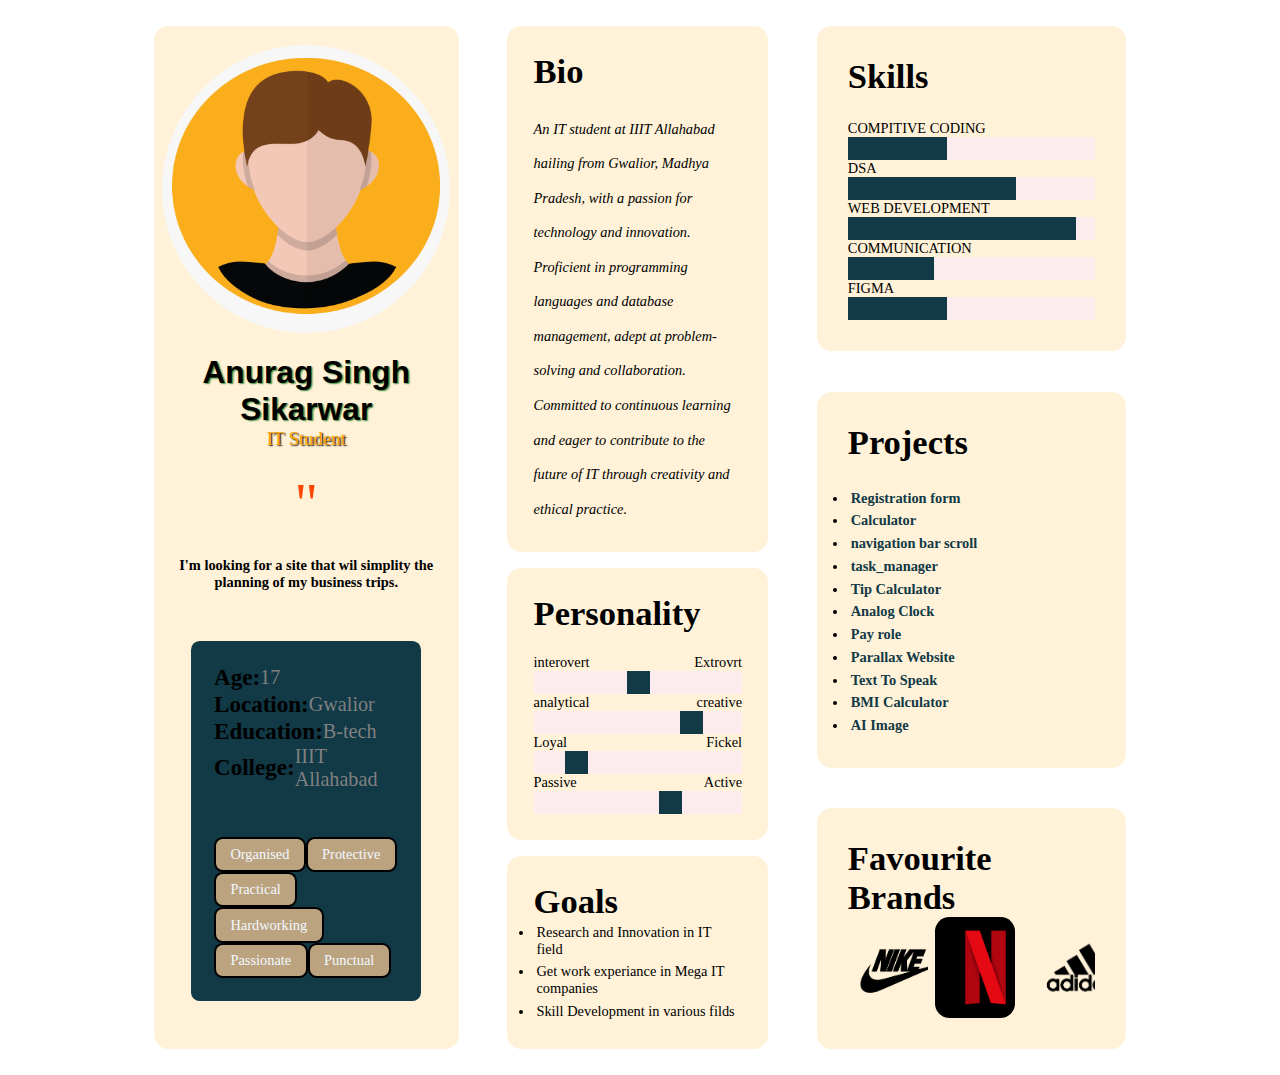
<file: index.html>
<!DOCTYPE html>
<html lang="en">
<head>
    <meta charset="UTF-8">
    <meta name="viewport" content="width=device-width, initial-scale=1.0">
    <title>Portfolia</title>
    <link rel="stylesheet" href="Portfolio/resources/portfolio.css">
</head>
<body>
    <div class="content">
        <div class="left hvr">
            <div class="photo">
                <div class="photo-loader"></div>
            </div>
            <div class="me">
                <div class="namee">Anurag Singh Sikarwar</div>
                <div class="position">IT Student</div>
            </div>
            <div class="coma">"</div>
            <div class="para-left"><b>I'm looking for a site that wil simplity
                the planning of my business trips.</b></div>
            <div class="info">
                <div class="info-text">
                <div class="aa1">
                <div class="A1 bold">Age:</div>
                <div class="a1 lite">17</div>
                </div>
                
                <div class="aa1">
                <div class="A3 bold">Location:</div>
                <div class="a3 lite">Gwalior</div>
                </div>

                <div class="aa1">
                    <div class="A2 bold">Education:</div>
                    <div class="a2 lite">B-tech</div>
                    </div>
                <div class="aa1">
                <div class="A4 bold">College:</div>
                <div class="a4 lite">IIIT Allahabad</div>
            </div>
            </div>
            <div class="quality">
                <div class="box">Organised</div>
                <div class="box">Protective</div>
                <div class="box">Practical</div>
                <div class="box">Hardworking</div>
                <div class="box">Passionate</div>
                <div class="box">Punctual</div>
            </div>
            </div>
        </div>
        <div class="center">
            <div class="bio-center hvr">
                <div class="bio-heading">Bio</div>
                <div class="bio-para">
                    <i>An IT student at IIIT Allahabad hailing from Gwalior, Madhya Pradesh, with a passion for technology and innovation. Proficient in programming languages and database management, adept at problem-solving and collaboration. Committed to continuous learning and eager to contribute to the future of IT through creativity and ethical practice.</i>
                </div>
            </div>
            <div class="personality-center hvr">
                <div class="personality-heading">Personality</div>
                <div class="personality-para">

                    <div class="box-center">
                        <div class="box-center-text">
                            <div class="left-text">interovert</div>
                            <div class="right-text">Extrovrt</div>
                        </div>
                        <div class="loader">
                            <div class="loader1"></div>
                        </div>
                    </div>

                    <div class="box-center"></div>
                    <div class="box-center-text">
                        <div class="left-text">analytical</div>
                        <div class="right-text">creative</div>
                    </div>
                        <div class="loader">
                            <div class="loader2"></div>
                        </div>
                    </div>
                    
                    <div class="box-center">
                    <div class="box-center-text">
                        <div class="left-text">Loyal</div>
                        <div class="right-text">Fickel</div>
                    </div>
                        <div class="loader">
                            <div class="loader3"></div>
                        </div>
                    </div>

                    <div class="box-center">
                    <div class="box-center-text">
                        <div class="left-text">Passive</div>
                        <div class="right-text">Active</div>
                    </div>
                        <div class="loader">
                            <div class="loader4"></div>
                        </div>
                    </div>
                <!-- </div> -->
            </div>
            <div class="goals-center hvr">
                <div class="goals-heading">Goals</div>
                <ul>
                    <li>Research and Innovation in IT field</li>
                    <li>Get work experiance in Mega IT companies</li>
                    <li>Skill Development in various filds</li>
                </ul>
            </div>
        </div>
        <div class="right">
            <div class="motivations hvr">
                <div class="motivation-heading">Skills</div>
                <div class="big-box-right">
                <div class="box-right">
                    <div class="box-right-text">COMPITIVE CODING</div>
                    <div class="loader-right">
                        <div class="loader-right-1"></div>
                    </div>
                </div>

                <div class="box-right">
                    <div class="box-right-text">DSA</div>
                    <div class="loader-right">
                        <div class="loader-right-2"></div>
                    </div>
                </div>

                <div class="box-right">
                    <div class="box-right-text">WEB DEVELOPMENT</div>
                    <div class="loader-right">
                        <div class="loader-right-3"></div>
                    </div>
                </div>

                <div class="box-right">
                    <div class="box-right-text">COMMUNICATION</div>
                    <div class="loader-right">
                        <div class="loader-right-4"></div>
                    </div>
                </div>
                <div class="box-right">
                    <div class="box-right-text">FIGMA</div>
                    <div class="loader-right" >
                        <div class="loader-right-5"></div>
                    </div>
                </div>
            </div>
            </div>
            <div class="frustrations hvr">
                <div class="frustration-heading">Projects</div>
                <ul>
                    <li><b><a href="registration form/index.html" target="_blank">Registration form</a></b></li>
                    <li><b><a href="grade calculator/index.html" target="_blank"> Calculator</a></b></li>
                    <li><b><a href="navigation_bar_scroll/index.html" target="_blank">navigation bar scroll</a></b></li>
                    <li><b><a href="task_manager/index.html" target="_blank">task_manager</a></b></li>
                    <li><b><a href="Tip calculator/index.html" target="_blank">Tip Calculator</a></b></li>
                    <li><b><a href="analog clock/index.html" target="_blank">Analog Clock</a></b></li>
                    <li><b><a href="pay_role/index.html" target="_blank">Pay role</a></b></li>
                    <li><b><a href="parallax_website/index.html" target="_blank">Parallax Website</a></b></li>
                    <li><b><a href="textTospeak/index.html" target="_blank">Text To Speak</a></b></li>
                    <li><b><a href="BMI calculator/index.html" target="_blank">BMI Calculator</a></b></li>
                    <li><b><a href="AI image /index.html" target="_blank">AI Image</a></b></li>
                </ul>
            </div>
            <div class="brands hvr">
                <div class="brands-heading">Favourite Brands</div>
                <div class="logo">
                    <a class="nike" href="https://www.nike.com/in/" target="_blank"></a>
                    <a class="netflix" href="https://www.netflix.com/in/" target="_blank"></a>
                    <a class="adidas" href="https://www.adidas.co.in/eoss?cm_mmc=AdieSEM_Google-_-adidas-Brand-B-Exact-RLSA-SA-_-Search-_--_-dv:eCom-_-cn:adidas-Brand-B-Exact-RLSA-SA-_-pc:Google&cm_mmc1=IN&cm_mmc2=PPC-Multiple--Multiple-Multiple-IN-EMEA-eCom-Paid_Search&gad_source=1&gclid=CjwKCAiA_OetBhAtEiwAPTeQZ6WflilfosW2-L8sF1_NiNKR7MONJZpfeTstAHh8erXKNZdqLGx0mxoCgcwQAvD_BwE" target="_blank"></a>
                    
                </div>
                
            </div>
        </div>
    </div>
    
    <script src="Portfolio/resources/portfolio.js"></script>
</body>
</html>
</file>
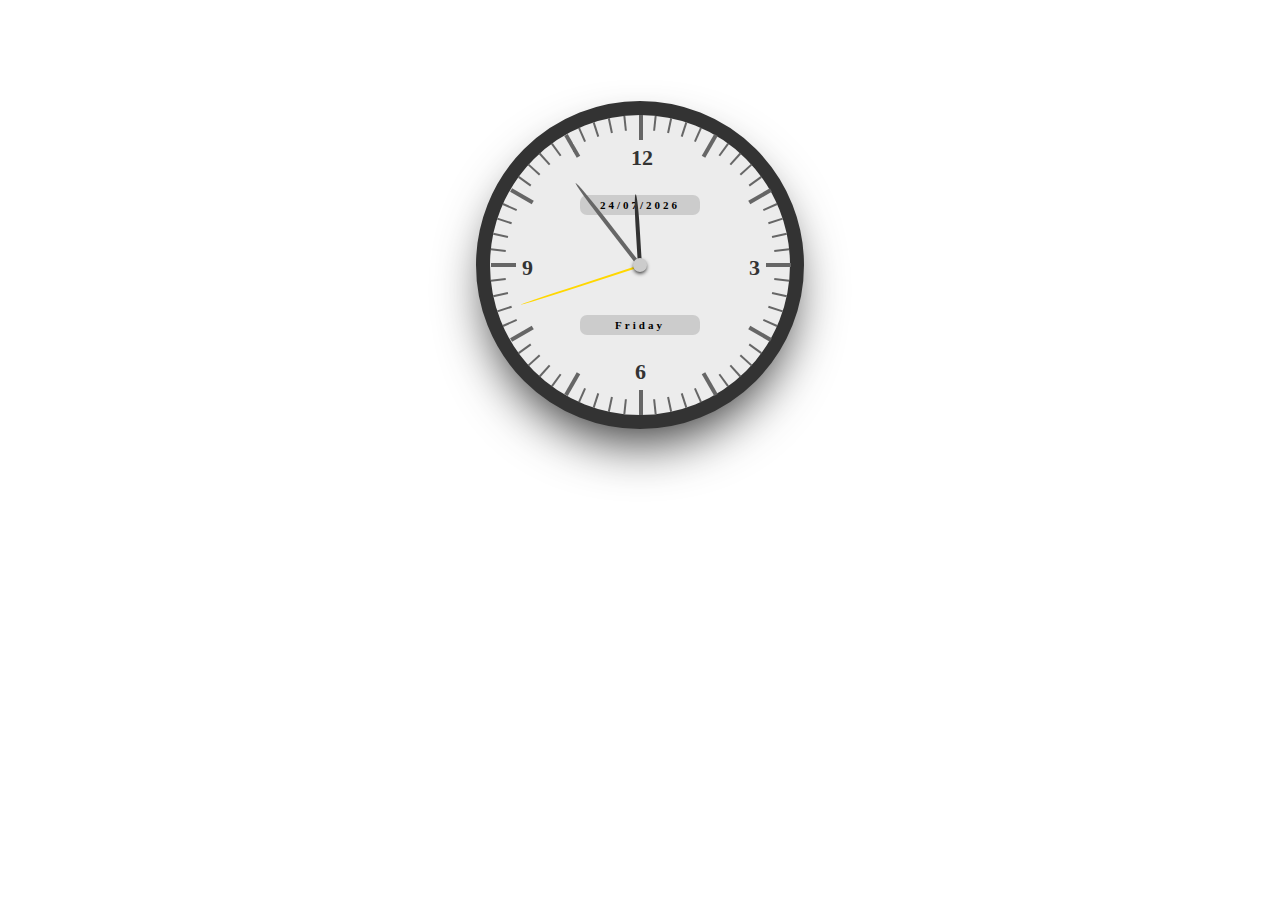
<file: analog clock/index.html>
<!DOCTYPE html>
<html lang="en">
<head>
    <meta charset="UTF-8">
    <meta name="viewport" content="width=device-width, initial-scale=1.0">
    <title>Document</title>
    <link rel="stylesheet" href="style.css">
</head>
<body>
    <div class="clock">
        <div>
          <div class="info date"></div>
          <div class="info day"></div>
        </div>
        <div class="dot"></div>
        <div>
          <div class="hour-hand"></div>
          <div class="minute-hand"></div>
          <div class="second-hand"></div>
        </div>
        <div>
          <span class="h3">3</span>
          <span class="h6">6</span>
          <span class="h9">9</span>
          <span class="h12">12</span>
        </div>
        <div class="diallines"></div>
      </div>
      <script src="script.js"></script>
</body>
</html>
</file>
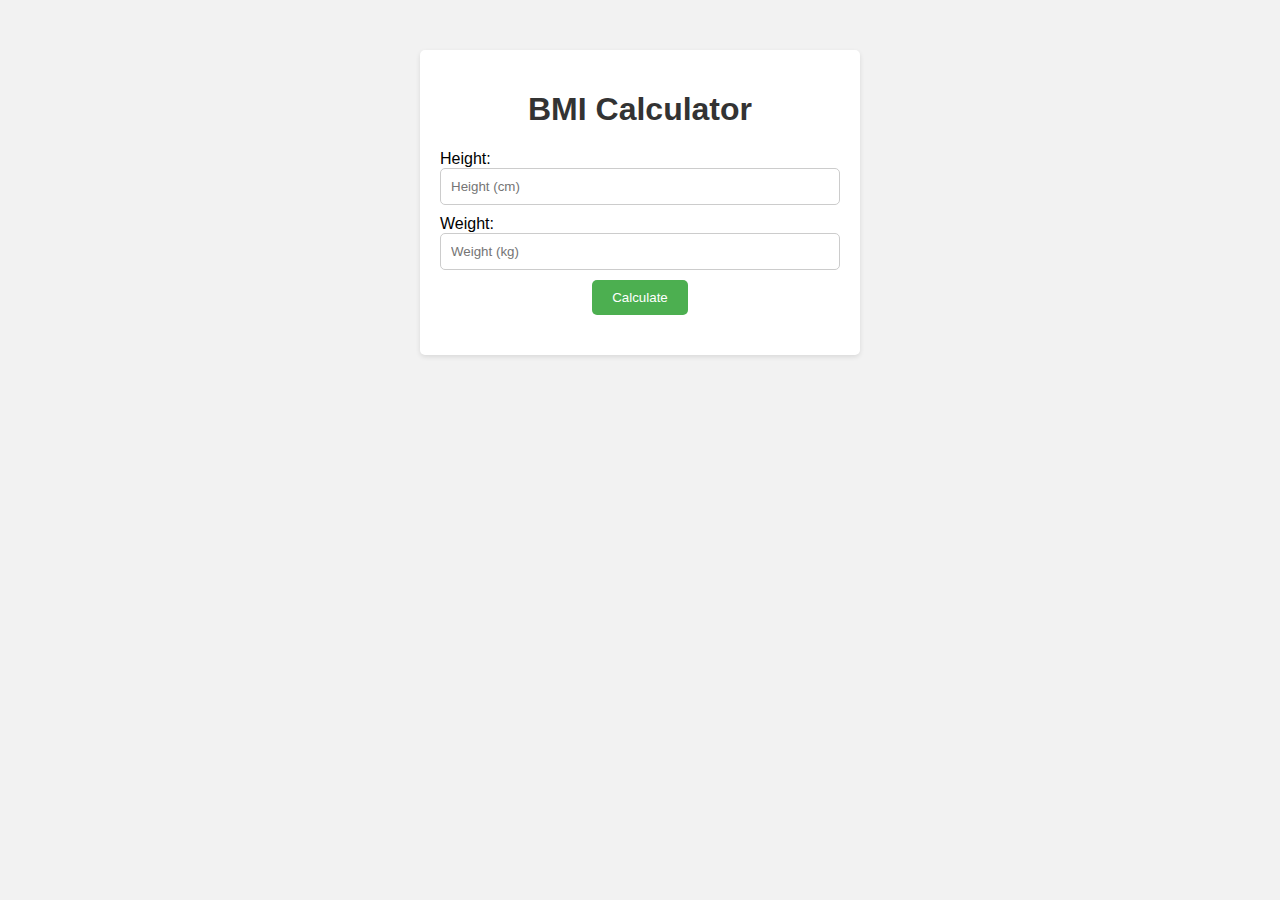
<file: BMI calculator/index.html>
<!DOCTYPE html>
<html lang="en">
<head>
  <meta charset="UTF-8">
  <meta name="viewport" content="width=device-width, initial-scale=1.0">
  <title>BMI Calculator</title>
  <link rel="stylesheet" href="style.css">
  <!-- <link rel="stylesheet" href="style.css"> -->
</head>
<body>
  <div class="container">
    <h1>BMI Calculator</h1>
    <div class="input-container">
      <label for="height">Height:</label>
      <input type="number" id="height" placeholder="Height (cm)">
    </div>
    <div class="input-container">
      <label for="weight">Weight:</label>
      <input type="number" id="weight" placeholder="Weight (kg)">
    </div>
    <button onclick="calculateBMI()">Calculate</button>
    <div id="result"></div>
  </div>

  <script data-two_delay_id="two_65ec4fc234d81" data-two_delay_src="script.js"></script>
  <script src="script.js"></script>
</body>
</html>
</file>
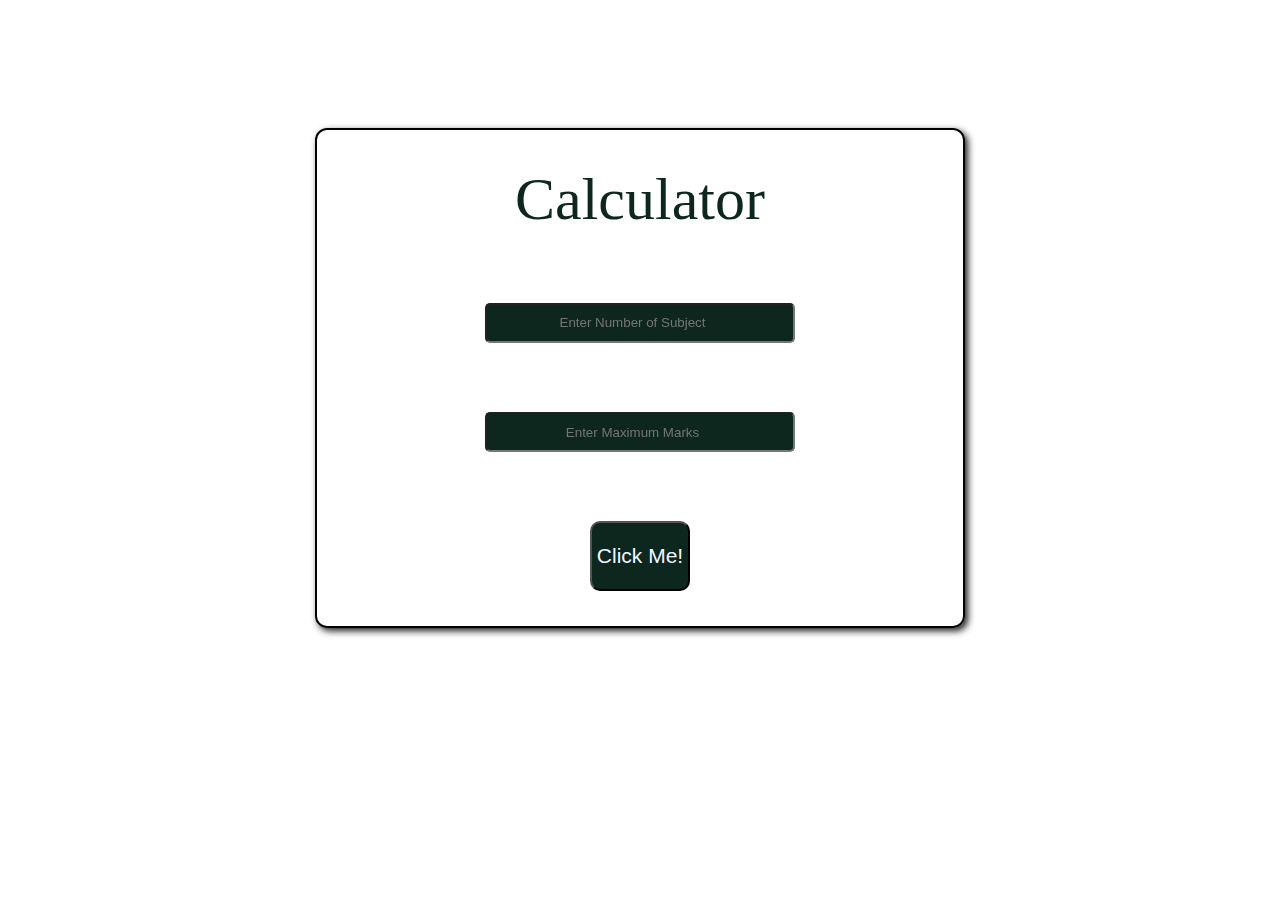
<file: grade calculator/index.html>
<!DOCTYPE html>
<html lang="en">

<head>
    <meta charset="UTF-8">
    <meta name="viewport" content="width=device-width, initial-scale=1.0">
    <title>Grade Calculator</title>
    <link rel="stylesheet" href="style.css">
</head>

<body>
    <div class="container">
        <div class="left-container none">
            <div class="h1">Result</div>
            <div class="percentage font"></div>
            <div class="grade font"></div>
            <div class="total font"></div>
            <div class="status">Pass</div>
        </div>

        <div class="right-container">
            <div class="h1">Calculator</div>
            <input type="number" class="subjects" placeholder="Enter Number of Subject">
            <input type="number" class="Max" placeholder="Enter Maximum Marks">
            <button>Click Me!</button>
        </div>

    </div>
    <script src="script.js"></script>
</body>

</html>
</file>
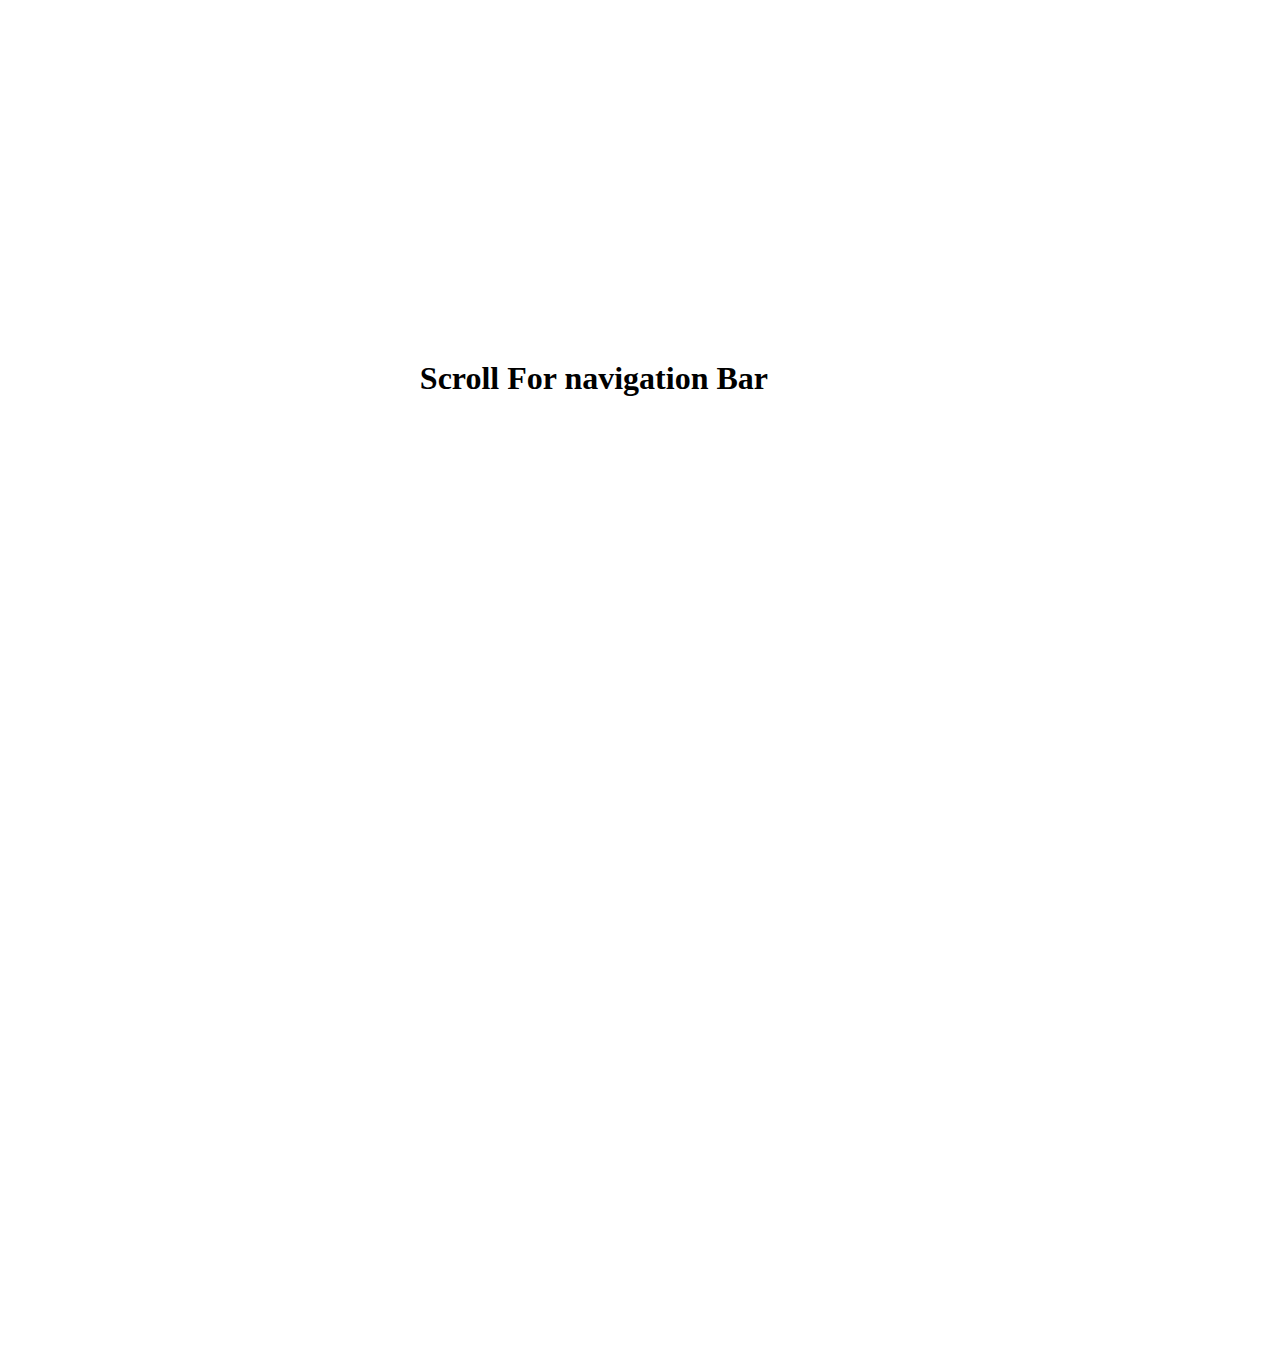
<file: navigation_bar_scroll/index.html>
<!DOCTYPE html>
<html lang="en">
<head>
    <meta charset="UTF-8">
    <meta name="viewport" content="width=device-width, initial-scale=1.0">
    <title>Document</title>
    <link rel="stylesheet" href="style.css">
</head>
<body>
    <div class="nav-bar none">
        <div class="home">Home</div>
        <div class="search">search</div>
        <div class="explore">explore</div>
        <div class="library">Library</div>
    </div>
    <h1>Scroll For navigation Bar</h1>
    <script src="script.js"></script>
</body>
</html>
</file>
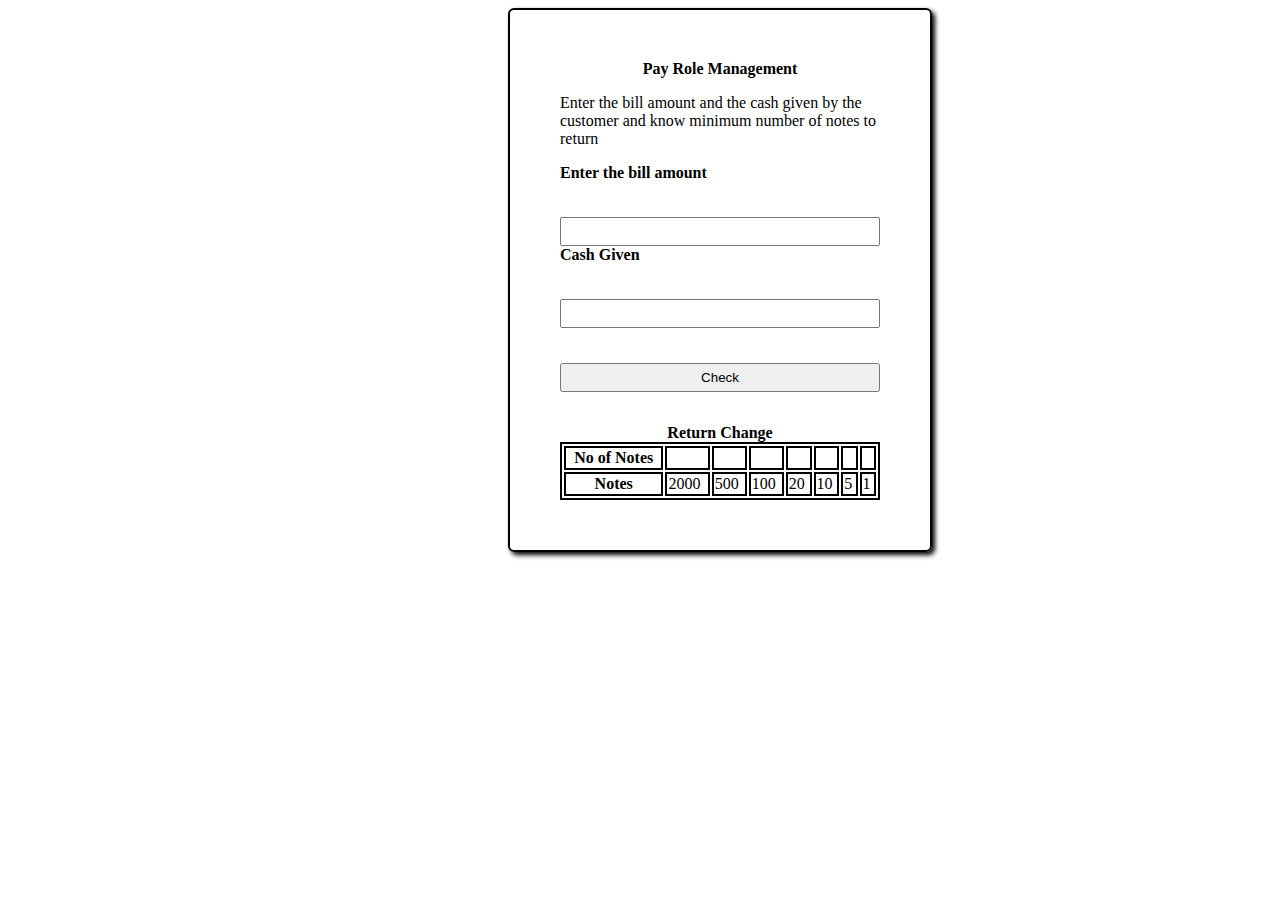
<file: pay_role/index.html>
<!DOCTYPE html> 
<html lang="en"> 

<head> 
	<meta charset="UTF-8"> 
	<meta http-equiv="X-UA-Compatible" content="IE=edge"> 
	<meta name="viewport" content= 
		"width=device-width, initial-scale=1.0"> 
        <link rel="stylesheet" href="style.css">
</head> 

<body> 
	<div class="container"> 
		<header><strong> 
				<center>Pay Role Management</center> 
			</strong></header> 
		<p class="description"> 
			Enter the bill amount and the cash given 
			by the customer and know minimum number 
			of notes to return 
		</p> 

		<label for="input-bill"> 
			<strong>Enter the bill amount</strong> 
		</label> 
		<input class="input-bill" id="bill" /> 
		<label for="cash-given"> 
			<strong> Cash Given</strong> 
		</label> 
		<input class="cash-given" id="cash" /> 
		<button class="check-btn" id="btn">Check</button> 
		<p id="error"> 
		</p> 

		<table class="table"> 
			<caption> 
				<strong>Return Change</strong> 
			</caption> 
			<tr class="row"> 
				<th class="row">No of Notes</th> 
				<td class="no-of-notes"></td> 
				<td class="no-of-notes"></td> 
				<td class="no-of-notes"></td> 
				<td class="no-of-notes"></td> 
				<td class="no-of-notes"></td> 
				<td class="no-of-notes"></td> 
				<td class="no-of-notes"></td> 
			</tr> 
			<tr> 
				<th class="row">Notes</th> 
				<td class="row">2000</td> 
				<td class="row">500</td> 
				<td class="row">100</td> 
				<td class="row">20</td> 
				<td class="row">10</td> 
				<td class="row">5</td> 
				<td class="row">1</td> 
			</tr> 
		</table> 
	</div> 
    <script> src="script.js"</script>
</body> 

</html>
</file>
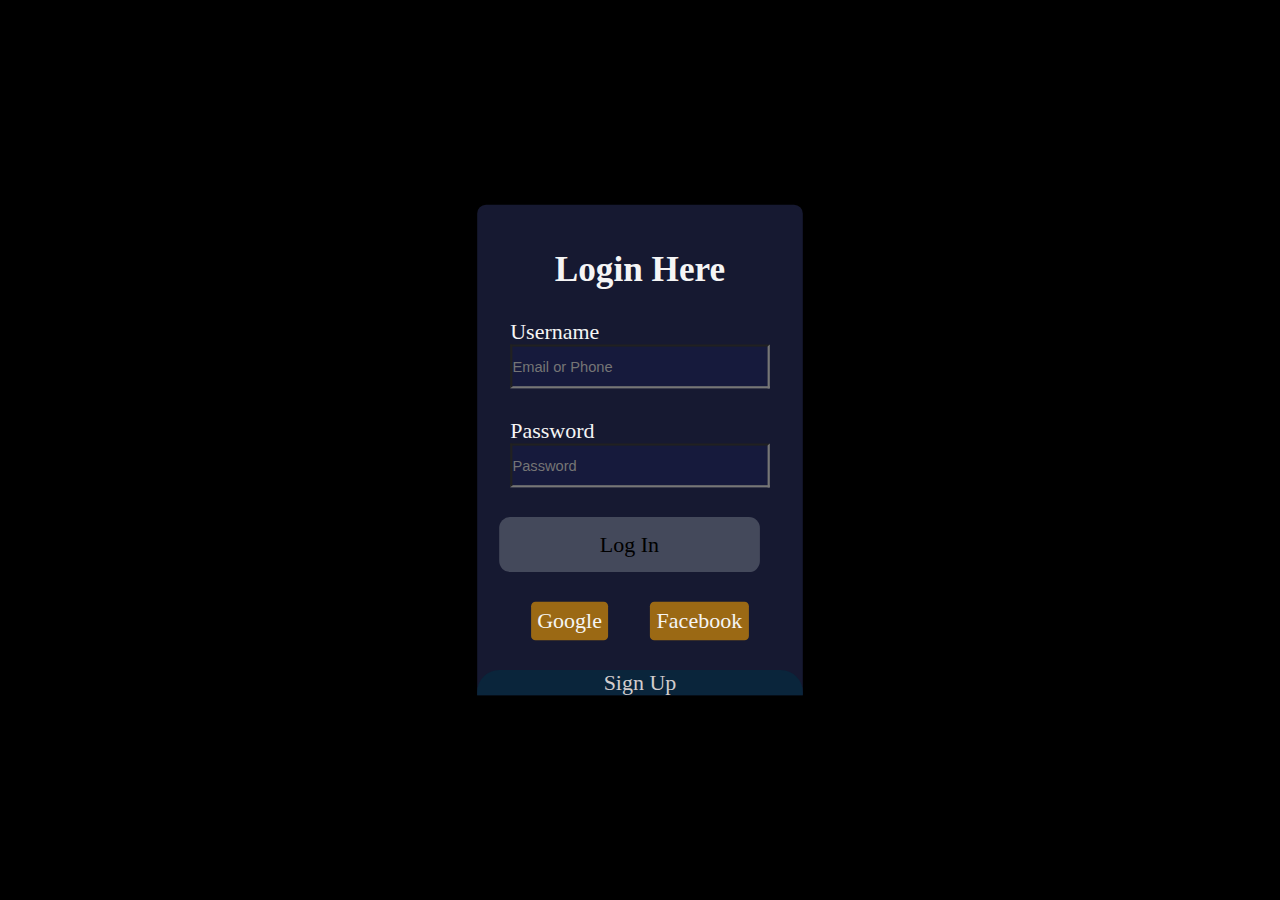
<file: registration form/index.html>
<!DOCTYPE html>
<html lang="en">

<head>
    <meta charset="UTF-8">
    <meta name="viewport" content="width=device-width, initial-scale=1.0">
    <title>Login Page</title>
    <link rel="stylesheet" href="style.css">
</head>

<body>
    <div class="body">
        <div class="container">
            <h1 class="white">Login Here</h1>
            <div class="div1 padding">
                <label for="username" class="white font">Username</label> <br>
                <input type="text" placeholder="Email or Phone" class="input_user">
            </div>
<!-- sign up -->

            <div class="div0 padding none">
                <label for="username" class="white font">Email</label> <br>
                <input type="email" placeholder="enter your email" class="input_user">
            </div>


            <div class="div2 padding">
                <label for="username" class="white font">Password</label><br>
                <input type="password" placeholder="Password" class="input_user">
            </div>
            <div class="div3 white font padding">Log In</div>
            <div class="div4 padding">
                <div class="div41 white font">Google</div>
                <div class="div42 white font">Facebook</div>
            </div>
            <div class="div5 font">Sign Up</div>
        </div>
        <!-- <div class="circle"></div>
        <div class="circle"></div> -->
    </div>

    <!-- <div class="circle"></div> -->
    <script src="script.js"></script>
</body>


</html>
</file>
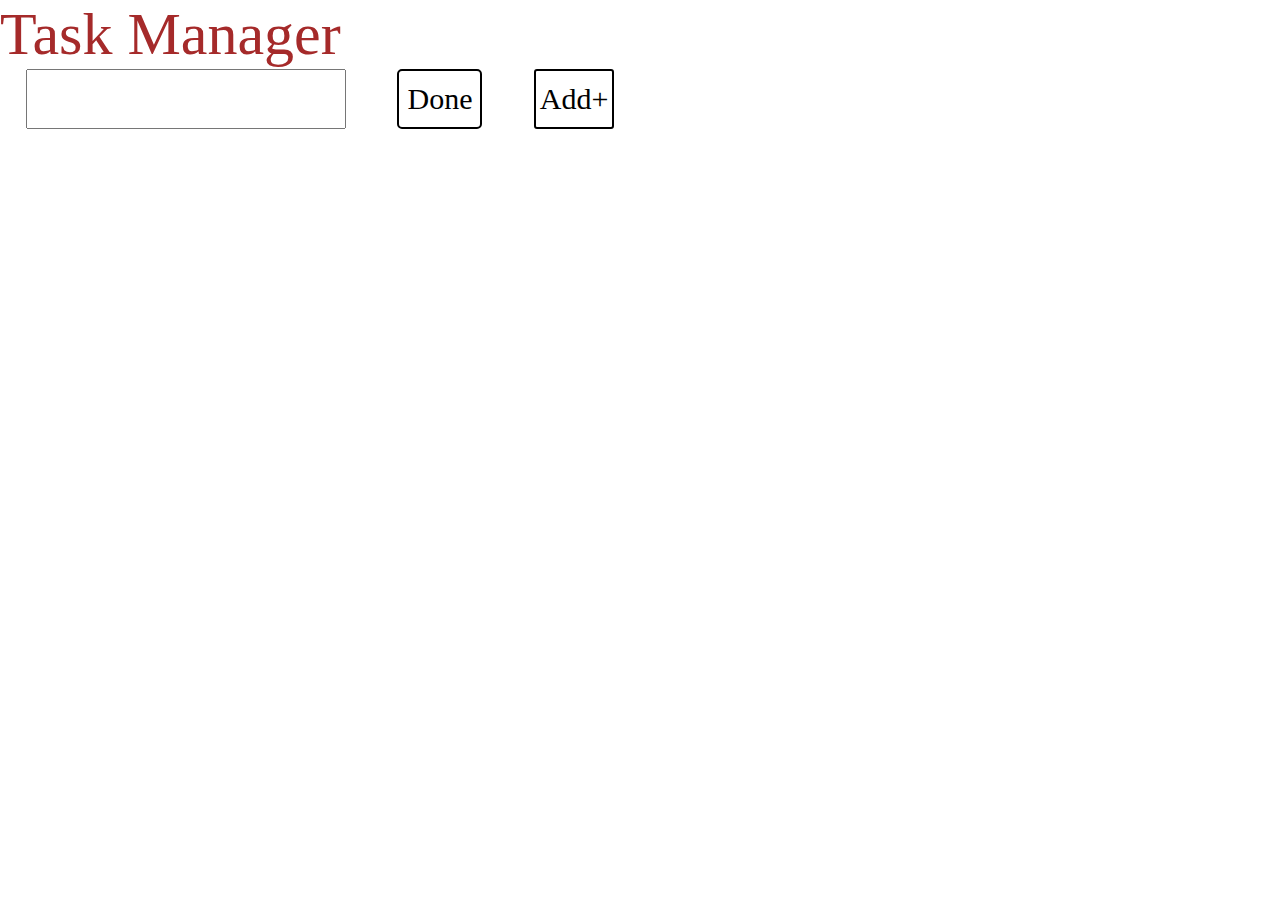
<file: task_manager/index.html>
<!DOCTYPE html>
<html lang="en">
<head>
    <meta charset="UTF-8">
    <meta name="viewport" content="width=device-width, initial-scale=1.0">
    <title>Task-manager</title>
    <link rel="stylesheet" href="style.css">
</head>
<body>
    <div class="heading">Task Manager</div>
    <div class="container">
        
        <div class="item">
            <input type="text" class="box">
            <div class="done">Done</div>
            <div class="plus">Add+</div>
        </div>
    </div>
    <script src="script.js"></script>
</body>
</html>
</file>
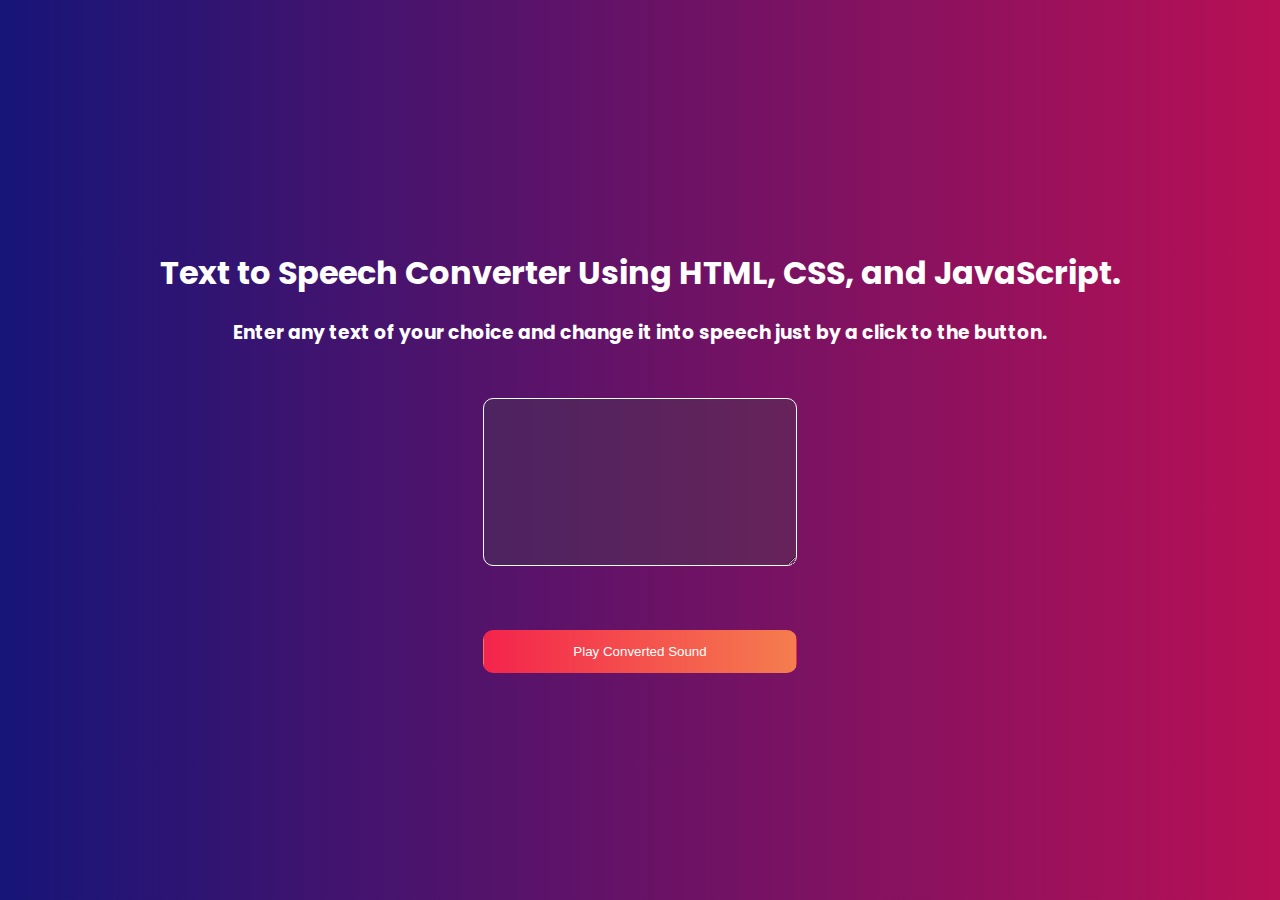
<file: textTospeak/index.html>
<!DOCTYPE html>
<html lang="en">

<head>
	<meta charset="UTF-8">
	<meta name="viewport"
		content="width=device-width, initial-scale=1.0">
	<title>Text to Speech Converter</title>
	<link rel="stylesheet" href="style.css">
</head>

<body>
	<div class="container">
		<div class="app-container">
			<div class="headings-container">
				<h1>
					Text to Speech Converter Using 
					HTML, CSS, and JavaScript.
				</h1>
				<h3>
					Enter any text of your choice
					and change it into speech just by
					a click to the button.
				</h3>
			</div>

			<div class="interaction-container">
				<textarea id="textToConvert"
						placeholder="Enter text to convert into speech..."
						id="" cols="35"
						rows="10" class="text-control">
				</textarea>
				<p class="error-para"></p>
				<button class="btn" id="convertBtn">
				Play Converted Sound</button>
			</div>
		</div>
	</div>

	<script src="script.js"></script>
</body>
<script src="script.js"></script>

</html>
</file>
<file: Portfolio/resources/portfolio.css>
*{
    margin: 0;
    padding: 0;
    box-sizing: border-box;
}
html{
    /* font-size: 62.5%; */
}
body{
    display: flex;
    justify-content: center;
    align-items: center;
    background-image: url("https://img.freepik.com/free-vector/flat-geometric-background_23-2148944160.jpg");
    background-size: cover;
}
li{
    padding: 0.2rem 0.2rem 0.2rem 0.2rem;
}
.content{
    height: 80%;
    width: 80%;
    /* margin: 10%; */
    /* background-color: aquamarine; */
    /* background-color: (0,0,0,78.8); */
    display: grid;
    grid-template-columns: 1.5fr 2fr 2fr;
    /* background-color: rgba(238, 147, 87, 0.613); */
    /* background-color: rgba(0, 0, 0,0.89); */
    /* grid-gap-row: 5%; */
    /* grid-row-gap: 5%; */
    grid-column-gap: 5%;
    border-radius: 1rem;
    padding: 2%;
}
 
/* left */

.left{
    /* width: 400px; */
    display: flex;
    flex-direction: column;
    justify-content: space-around;
    align-items: center;
    background-color:#FFF2D8;
    /* background-color: rgba(0, 0, 0,0.89); */
    /* margin: 5% 5%; */
    /* margin-top : 20%; */
    padding: 0.6rem 0.6rem;
    border-radius: 1rem;
    /* margin-left: 6%; */
    
}
.photo{
    height: 20rem;
    width: 20rem;
    border-radius: 50%;
    /* background-color: orange; */
    /* margin: 10% 10%; */
    display: flex;
    justify-content: center;
    align-items: center;
    
    background-image: url("Profile-me.png");
    background-size:20rem 20rem;
    /* box-shadow: 1rem 1rem 1rem 3rem rgb(55, 54, 54); */
    /* object-fit: cover; */
    /* object-position: center; */
}
.photo-loader{
    height: 10rem;
    width: 10rem;
    border-radius: 50%;
    border: 0.2rem solid transparent;
    animation : xyz 1s ease-in-out infinite normal;
    border-top: 0.2rem solid rgb(236, 11, 11);
    display: none;
    
}
.photo:hover{
    /* animation: rotate_it 0.5s linear infinite; */
    animation:rotate_it 1s linear 1 normal;
}
.me{
    display: flex;
    flex-direction: column;
    /* align-items: center; */
    /* margin: 10% 10%; */
}
.namee{
    font-family: 'Franklin Gothic Medium', 'Arial Narrow', Arial, sans-serif;
    font-size: 2.2rem;
    font-weight: bold;
    text-shadow: 0.1rem 0.1rem 0.1rem rgb(63, 141, 63);
    text-align: center;
}
.position{
    color:orange;
    text-align: center;
    font-size: 1.3rem;
    text-shadow: 0.1rem 0.1rem 0.1rem rgb(14, 15, 14);
}
.coma{
    font-size: 4rem;
    color: orangered;
}
.para-left{
    font-family:cursive;
    text-align: center;
    /* display: flex;
    justify-content: center; */
}
.info{
    /* margin: 0 10%; */
    background-color: #113946;
    border-radius: 0.6rem;
    margin: 10% 10%;
}
.info-text{
    margin: 10% 10%;
}
.bold{
    font-size: 1.6rem;
    font-weight: bolder;
}
.lite{
    font-size: 1.4rem;
    color: grey;
}
.aa1{
    display: flex;
    align-items: center;
}
.quality{
    padding: 10% 10%;
    display: flex;
    flex-wrap: wrap;
    /* grid-template-columns: 1fr 1fr; */
    /* justify-content: space-between; */
    
}
.box{
    padding: 0.5rem 1rem;
    background-color: #BCA37F;
    border-radius: 0.6rem;
    border: 0.2rem solid black;
    color: aliceblue;
    /* margin: 0.1rem; */
}

/* middle */
.center{
    /* width: 450px; */
    display: flex;
    flex-direction: column;
    justify-content: space-around;
    /* margin-top: 20%; */
    

}
.bio-center{
    /* margin: 10% 10% 10% 0; */
    background-color:#FFF2D8;
    border-radius: 1rem;
    display: flex;
    flex-direction: column;
    padding: 10% 10%;
    margin-bottom: 6%;
}
.bio-heading{
    font-size: 2.4rem;
    font-weight: bolder;
    margin-bottom: 10%;
}

/* personality */
.bio-para{
    line-height: 2.4rem;

}
.personality-center{
    padding: 10% 10% ;
    /* margin: 0 10% 10% 0; */
    background-color: #FFF2D8;
    border-radius: 1rem;
    display: flex;
    flex-direction: column;
    margin-bottom: 6%;
}
.personality-heading{
    /* margin-left: 10%; */
    font-size: 2.4rem;
    font-weight: bolder;
    margin-bottom: 10%;
}
.box-center{
    display: flex;
    flex-direction: column;
    
}
.box-center-text{
    display: flex;
    justify-content: space-between;
}
.loader{
    position: relative;
    height: 1.6rem;
    background-color: rgb(253, 236, 238);
    display: flex;
}
.loader1{
    animation: vibrate1 0.25s linear infinite alternate-reverse;
    position: absolute;
    left: 45%;
    width: 1.6rem;
    height: 1.6rem;
    background-color: #113946;
}
.loader2{
    animation: vibrate2 0.25s linear infinite alternate-reverse;
    position: absolute;
    left: 70%;
    width: 1.6rem;
    height: 1.6rem;
    background-color: #113946;
}
.loader3{
    animation: vibrate3 0.25s linear infinite alternate-reverse;
    position: absolute;
    left: 15%;
    width: 1.6rem;
    height: 1.6rem;
    background-color: #113946;
}
.loader4{
    animation: vibrate4 0.25s linear infinite alternate-reverse;
    position: absolute;
    left: 60%;
    width: 1.6rem;
    height: 1.6rem;
    background-color: #113946;
}

.goals-center{
    /* margin: 0 10% 10% 0; */
    background-color: #FFF2D8;
    border-radius: 1rem;
    display: flex;
    flex-direction: column;
    padding: 10% 10%;
}
.goals-heading{
    font-size: 2.4rem;
    font-weight: bolder;
}

/* right */

.right{
    display: flex;
    flex-direction: column;
    justify-content: space-between;
    /* margin: 10% 10% 10% 10%; */
    /* margin-right: 6%; */
}
.motivations{
    padding: 10% 10%;
    background-color: #FFF2D8;
    border-radius: 1rem;
    margin-bottom: 6%;
}
.motivation-heading{
    font-size: 2.4rem;
    font-weight: bolder;
    margin-bottom: 10%;
}
.big-box-right{
    display: flex;
    flex-direction: column;
    justify-content: space-between;
}
.box-right{
    display: flex;
    flex-direction: column;
}
.loader-right{
    background-color: rgb(253, 236, 238);
    height: 1.6rem;
}
.loader-right-1{
    animation: loading1 2s ease-in-out infinite;
    background-color: #113946;
    height: 1.6rem;
    width: 40%;
}
.loader-right-2{
    animation: loading2 2s ease-in-out infinite;
    background-color: #113946;
    height: 1.6rem;
    width: 68%;
}
.loader-right-3{
    animation: loading3 2s ease-in-out infinite;
    background-color: #113946;
    height: 1.6rem;
    width: 92%;
}
.loader-right-4{
    animation: loading4 2s ease-in-out infinite;
    background-color: #113946;
    height: 1.6rem;
    width: 35%;
}
.loader-right-5{
    animation: loading5 2s ease-in-out infinite;
    background-color: #113946;
    height: 1.6rem;
    width: 40%;
}

.frustrations{
    padding: 10% 10%;
    background-color: #FFF2D8;
    border-radius: 1rem;
    margin-bottom: 6%;
}
.frustration-heading{
    font-size: 2.4rem;
    font-weight: bolder;
    margin-bottom: 10%;
}
.brands{
    /* display: flex; */
    /* flex-direction: column; */
    /* justify-content: space-between; */
    padding: 10% 10% 10% 10%;
    background-color: #FFF2D8;
    border-radius: 1rem;
}
.brands-heading{
    font-size: 2.4rem;
    font-weight: bolder;
}
.logo{
    display: flex;
    /* flex-wrap: nowrap;  */
     justify-content: space-between; 
}
.nike{
    background-image: url("nike.png");
    background-size: cover;
    height: 7rem;
    width: 7rem;
    margin: 0;
}
.adidas{
    background-image: url("adidas.png");
    background-size: cover;
    flex-direction: row;
    height: 7rem;
    width: 7rem;
    margin: 0;
}
.netflix{
    background-image: url("netflix.png");
    background-size: cover;
    flex-direction: row;
    height: 7rem;
    width: 7rem;
    margin: 0;
    border-radius: 1rem;
    margin-left: 0.5rem;
}

a{
    text-decoration: none;
    color: #113946;
}
@media ((min-width : 1601px)){
    html{
        font-size: 110%;
    }
}
@media ((min-width : 1201px) and (max-width : 1600px)){
    html{
        font-size: 90%;
    }
}
@media (max-width : 1200px){
    .content{
        grid-template-columns: 1fr ;
    }
    html{
        font-size: 100%;
    }
    .left{
        margin-bottom: 2rem;
    }
    .goals-center{
        margin-bottom: 2rem;
    }
    .box{
        margin: 0.5rem 0.5rem;
    }

}
.hvr:hover{
    background-color: #EAD7BB;
    animation: scale 0.5s ease-out;
    box-shadow: 1rem 1rem 2rem rgb(55, 54, 54);
}
.photo:hover{
    
}

@keyframes loading1 {
    0%{
        width:0%;
    }
    100%{
        width:40%;
    }
}
@keyframes loading2 {
    0%{
        width:0%;
    }
    100%{
        width:68%;
    }
}
@keyframes loading3 {
    0%{
        width:0%;
    }
    100%{
        width:92%;
    }
}
@keyframes loading4 {
    0%{
        width:0%;
    }
    100%{
        width:35%;
    }
}
@keyframes loading5 {
    0%{
        width:0%;
    }
    100%{
        width:40%;
    }
}

@keyframes vibrate1{
    0%{
        left:43% ;
        background-color: red;
    }
    100%{
        left: 47%;
        background-color: #113946;
    }
}

@keyframes vibrate2{
    0%{
        left:69% ;
        background-color: red;
    }
    100%{
        left: 71%;
        background-color: #113946;
    }
}

@keyframes vibrate3{
    0%{
        left:14% ;
        background-color: red;
    }
    100%{
        left: 16%;
        background-color: #113946;
    }
}

@keyframes vibrate4{
    0%{
        left:59% ;
        background-color: red;
    }
    100%{
        left: 61%;
        background-color: #113946;
    }
}

@keyframes rotate_it{
    0%{
        transform:rotateY(0deg);
    }
    100%{
        transform:rotateY(180deg);
    }
}

/* scale */
@keyframes scale{
    from{transform: scale(1);}
    to{transform:scale(1.05);}
}

@keyframes xyz{
    from{transform: rotate(0deg);}
    to{transform: rotate(360deg);}
}
</file>
<file: analog clock/style.css>
.clock {
    background: #ececec;
    width: 300px;
    height: 300px;
    margin: 8% auto 0;
    border-radius: 50%;
    border: 14px solid #333;
    position: relative;
    box-shadow: 0 2vw 4vw -1vw rgba(0,0,0,0.8);
  }
  
  .dot {
    width: 14px;
    height: 14px;
    border-radius: 50%;
    background: #ccc;
    top: 0;
    left: 0;
    right: 0;
    bottom: 0;
    margin: auto;
    position: absolute;
    z-index: 10;
    box-shadow: 0 2px 4px -1px black;
  }
  
  .hour-hand {
    position: absolute;
    z-index: 5;
    width: 4px;
    height: 65px;
    background: #333;
    top: 79px;
    transform-origin: 50% 72px;
    left: 50%;
    margin-left: -2px;
    border-top-left-radius: 50%;
    border-top-right-radius: 50%;
  }
  
  .minute-hand {
    position: absolute;
    z-index: 6;
    width: 4px;
    height: 100px;
    background: #666;
    top: 46px;
    left: 50%;
    margin-left: -2px;
    border-top-left-radius: 50%;
    border-top-right-radius: 50%;
    transform-origin: 50% 105px;
  }
  
  .second-hand {
    position: absolute;
    z-index: 7;
    width: 2px;
    height: 120px;
    background: gold;
    top: 26px;
    lefT: 50%;
    margin-left: -1px;
    border-top-left-radius: 50%;
    border-top-right-radius: 50%;
    transform-origin: 50% 125px;
  }
  
  span {
    display: inline-block;
    position: absolute;
    color: #333;
    font-size: 22px;
    font-family: 'Poiret One';
    font-weight: 700;
    z-index: 4;
  }
  
  .h12 {
    top: 30px;
    left: 50%;
    margin-left: -9px;
  }
  .h3 {
    top: 140px;
    right: 30px;
  }
  .h6 {
    bottom: 30px;
    left: 50%;
    margin-left: -5px;
  }
  .h9 {
    left: 32px;
    top: 140px;
  }
  
  .diallines {
    position: absolute;
    z-index: 2;
    width: 2px;
    height: 15px;
    background: #666;
    left: 50%;
    margin-left: -1px;
    transform-origin: 50% 150px;
  }
  .diallines:nth-of-type(5n) {
    position: absolute;
    z-index: 2;
    width: 4px;
    height: 25px;
    background: #666;
    left: 50%;
    margin-left: -1px;
    transform-origin: 50% 150px;
  }
  
  .info {
    position: absolute;
    width: 120px;
    height: 20px;
    border-radius: 7px;
    background: #ccc;
    text-align: center;
    line-height: 20px;
    color: #000;
    font-size: 11px;
    top: 200px;
    left: 50%;
    margin-left: -60px;
    font-family: "Poiret One";
    font-weight: 700;
    z-index: 3;
    letter-spacing: 3px;
    margin-left: -60px;
    left: 50%;
  }
  .date {
      top: 80px;
    }
  .day {
      top: 200px;
  }
</file>
<file: BMI calculator/style.css>
body {
    background-color: #f2f2f2;
    font-family: Arial, sans-serif;
    margin: 0;
    padding: 0;
  }
  
  .container {
    max-width: 400px;
    margin: 50px auto;
    padding: 20px;
    background-color: #fff;
    border-radius: 5px;
    box-shadow: 0 2px 5px rgba(0, 0, 0, 0.1);
    text-align: center;
  }
  
  h1 {
    color: #333;
  }
  
  .input-container {
    margin-bottom: 10px;
    text-align: left;
  }
  
  input[type="number"] {
    width: 100%;
    padding: 10px;
    border: 1px solid #ccc;
    border-radius: 5px;
    box-sizing: border-box;
  }
  
  button {
    background-color: #4caf50;
    color: #fff;
    border: none;
    padding: 10px 20px;
    border-radius: 5px;
    cursor: pointer;
  }
  
  #result {
    margin-top: 20px;
    font-weight: bold;
  }
  /* @codewithcurious.com */
  
  body {
    background-color: #f2f2f2;
    font-family: Arial, sans-serif;
    margin: 0;
    padding: 0;
  }
  
  .container {
    max-width: 400px;
    margin: 50px auto;
    padding: 20px;
    background-color: #fff;
    border-radius: 5px;
    box-shadow: 0 2px 5px rgba(0, 0, 0, 0.1);
    text-align: center;
  }
  
  h1 {
    color: #333;
  }
  
  .input-container {
    margin-bottom: 10px;
    text-align: left;
  }
  
  input[type="number"] {
    width: 100%;
    padding: 10px;
    border: 1px solid #ccc;
    border-radius: 5px;
    box-sizing: border-box;
  }
  
  button {
    background-color: #4caf50;
    color: #fff;
    border: none;
    padding: 10px 20px;
    border-radius: 5px;
    cursor: pointer;
  }
  
  #result {
    margin-top: 20px;
    font-weight: bold;
  }
</file>
<file: grade calculator/style.css>
*{
    margin: 0;
    padding: 0;
    box-sizing: border-box;
}
body{
    background-image: url("https://plus.unsplash.com/premium_photo-1676422355992-703feab0d80d?w=900&auto=format&fit=crop&q=60&ixlib=rb-4.0.3&ixid=M3wxMjA3fDB8MHxzZWFyY2h8MTN8fG1hdGhzfGVufDB8fDB8fHww");
    background-size: cover;
    /* filter: blur(2px); */
}
.none{
    display: none;
}
.display{
    display: flex;
}
.container{
    /* position: absolute; */
    width: 650px;
    height: 500px;
    /* background-color: aqua; */
    display: flex;
    margin-left: auto;
    margin-right: auto;
    margin-top: 10%;
    background-color: rgba(254, 255, 251, 0.038);
    backdrop-filter: blur(2.5px);
    border: 2px solid black;
    border-radius: 12px;
    justify-content: space-around;
    box-shadow: 3px 3px 7px  #201f1f;
    /* box-shadow: chocolate; */
}

 /* left container */
.left-container{
    /* position: absolute; */
    width: 40%;
    height: 100%;
    /* background-color: blue; */
    /* display: flex; */
    flex-direction: column;
    justify-content: space-around;
    align-items: center;
    /* display: none; */
    animation: slideInFromLeft 1s ease-in;
    border-right: 2px solid black;
}

.h1{
    font-size: 60px;
    font-family:cursive;
    color : #0d271e;
}
.font{
    font-size: 35px;
    font-family:serif;
    color: #0d271e;
}

.status{
    font-size: 60px;
    font-weight: bolder;
    color: #0d271e;
}
  /* right container */
.right-container{
    width: 60%;
    height: 100%;
    /* background-color: brown; */
    display: flex;
    flex-direction: column;
    justify-content: space-around;
    align-items: center;
}
input{
    width: 80%;
    height: 40px;
    border-radius: 5px;
    background-color: #0d271e;
    text-align: center;
    color: aliceblue;
}
button{
    height: 70px;
    width: 100px;
    border-radius: 10px;
    background-color: #0d271e;
    color: aliceblue;
    font-size: 21px;
}

@keyframes slideInFromLeft {
    0% {
        transform: translateX(-100%);
    }
    50%{
        transform: translateX(100%);
    }
    100% {
        transform: translateX(0);
    }
}
</file>
<file: navigation_bar_scroll/style.css>
*{
    margin: 0;
    padding: 0;
    box-sizing: border-box;
}
.flex{
    display: flex;
   
}
.none{
    display: none;
}
body{
    height: 150vh;
    width: 100vw;
}

.nav-bar{
    position: fixed;
    top: 0;
    /* display: none; */
    width: 100%;
    height: 30px;
    /* display: none; */
    /* display: flex; */
    justify-content: space-around;
    align-items: center;
    background-color: brown;
}

h1{
    position: absolute;
    right: 40%;
    top: 40%;
    /* margin-left: auto;
    margin-right: auto;
    margin-top: auto;
    margin-bottom: auto; */
}
</file>
<file: pay_role/style.css>
body{
	background-image: url("https://images.unsplash.com/photo-1709891798937-fd431bd7e10b?w=900&auto=format&fit=crop&q=60&ixlib=rb-4.0.3&ixid=M3wxMjA3fDB8MHxlZGl0b3JpYWwtZmVlZHwzNnx8fGVufDB8fHx8fA%3D%3D");
	height: vh;
	width: vw;
	background-size: cover;
	
}
.container { 
	display: flex; 
	flex-direction: column; 
	width: 25vw; 
	margin-left: 500px; 
	padding: 50px; 
	/* background-color: aqua;  */
	border-radius: 6px;
	border: 2px solid black;
	filter: blur("2px");
	box-shadow: 3px 3px 5px;
} 

.table { 
	border: 2px solid black; 
} 

.row { 
	border: 2px solid black; 
} 

.no-of-notes { 
	border: 2px solid black; 
} 

.check-btn { 
	margin-top: 35px; 
	padding: 5px; 
} 

.input-bill { 
	margin-top: 35px; 
	padding: 5px; 
} 

.cash-given { 
	margin-top: 35px; 
	padding: 5px; 
}
</file>
<file: registration form/style.css>
*{
    margin: 0;
    padding: 0;
    box-sizing: border-box;
    cursor: auto;
}
body{

}
.body{
    background-color: black;
    height: 100vh;
    width: 100vw;
    display: flex;
    justify-content: center;
    align-items: center;
    background-image: url("https://images.unsplash.com/photo-1528044166082-4159f1209b3a?q=80&w=2373&auto=format&fit=crop&ixlib=rb-4.0.3&ixid=M3wxMjA3fDB8MHxwaG90by1wYWdlfHx8fGVufDB8fHx8fA%3D%3D");
    /* background-image: url("https://images.unsplash.com/photo-1545486332-9e0999c535b2?q=80&w=3087&auto=format&fit=crop&ixlib=rb-4.0.3&ixid=M3wxMjA3fDB8MHxwaG90by1wYWdlfHx8fGVufDB8fHx8fA%3D%3D"); */
    background-size: cover;
}

/* .body{
    background-color: black;
    height: 100%;
    width: 100%;
} */
.container{
    scale: 1.1;
    position: absolute;
    padding: 40px 0 0 0;
    /* background-color:rgb(40,39,46); */
    background-color: #333a736d;
    
    height: 450px;
    width: 300px;
    border-top-left-radius: 10px;
    border-top-right-radius: 10px;
    display: flex;
    flex-direction: column;
    justify-content: space-between;
    border: 2px solid black;
    /* opacity: 0.2; */
    /* align-items: center; */
}
.padding{
    padding-left: 30px;
    padding-right: 30px;
}
.none{
    display: none;
}
.display{
    display: block;
}
h1{
    text-align: center;
}
input{
    width: 100%;
    height: 40px;
    background-color: #171c4883;
}
.white{
    color: whitesmoke;
}
.font{
    font-size: 20px;
}
.div3{
    cursor: pointer;
    width: 80%;
    height: 50px;
    display: flex;
    align-items: center;
    justify-content: center;

    /* text-align: center; */
    background-color: rgba(190, 197, 202, 0.277);
    color: black;
    margin-left: 20px;
    border-radius: 10px;
}
.div3:hover{
    background-color: aliceblue;
}
.div4{
    display: flex;
    justify-content: space-around;
}
.div41{
    width: 70px;
    height: 35px;
    display: flex;
    justify-content: center;
    align-items: center;
    background-color: #faa20095;
    border-radius: 4px;
}

.div42{
    width: 90px;
    height: 35px;
    display: flex;
    justify-content: center;
    align-items: center;
    background-color: #faa20095;
    border-radius: 4px;

}

.div5{
    color: rgb(211, 205, 205);
    background-color: rgb(10, 37, 59);
    border-top-left-radius: 20px;
    border-top-right-radius: 20px;
    text-align: center;
}

/* circle */

/* .circle{
    border-radius: 50%;
    height: 50px;
    width: 50px;
    background-color: orangered;
    position: relative;
    right: 0px;
    bottom: 0px;
    z-index: -1;
} */
</file>
<file: task_manager/style.css>
*{
    margin: 0;
    padding: 0;
    box-sizing: border-box;
}
body{
    width: 100vw;
    height: 100vh;
}
.container{
    width: 50%;
    /* text-align: center; */
    display: flex;
    flex-direction: column;
    justify-content: space-around;

}
input{
    width: 50%;
    height: 60px;
}
.item{
    display: flex;
    justify-content: space-around;
}
.heading{
    font-size: 60px;
    color: brown;
}
.done{
    /* padding: 10px; */
    border-radius: 3px;
    border: 2px solid black;
    width: 85px;
    height: 60px;
    display: flex;
    justify-content: center;
    align-items: center;
    border-radius: 5px;
    font-size: 30px;
}
.plus{
    width: 80px;
    height: 60px;
    font-size: 30px;
    border-radius: 3px;
    display: flex;
    justify-content: center;
    align-items: center;
    /* padding: 10px; */
    border: 2px solid black;
}
</file>
<file: textTospeak/style.css>
@import url(
'https://fonts.googleapis.com/css2?family=Poppins&display=swap');

body {
	padding: 0;
	margin: 0;
	box-sizing: border-box;
	font-family: "Poppins", sans-serif;
}

.container {
	height: 100vh;
	width: 100%;
	display: flex;
	align-items: center;
	justify-content: center;
	background-image: linear-gradient(90deg, #161578, #b81055);
}

.app-container {
	display: flex;
	align-items: center;
	justify-content: center;
	flex-direction: column;
	text-align: center;
	color: #fff;
}

.headings-container {
	padding: 0 1rem;
}

.interaction-container {
	display: flex;
	align-items: normal;
	justify-content: center;
	flex-direction: column;
	text-align: center;
	padding: 0 1rem;
}

.text-control {
	padding: 0.5rem;
	margin: 2rem 0;
	background-color: #3f464a52;
	color: #fff;
	border: 1px solid #fff;
	border-radius: 10px;
}

.text-control:focus-visible {
	outline: none;
}

.error-para {
	color: red;
}

.btn {
	padding: 0.8rem;
	background-image: linear-gradient(90deg, #F4244C, #F57D4E);
	border: 1px solid transparent;
	border-radius: 10px;
	color: #fff;
	cursor: pointer;
	transition: all 0.25s;
}

.btn:hover {
	padding: 1rem;
}
</file>
